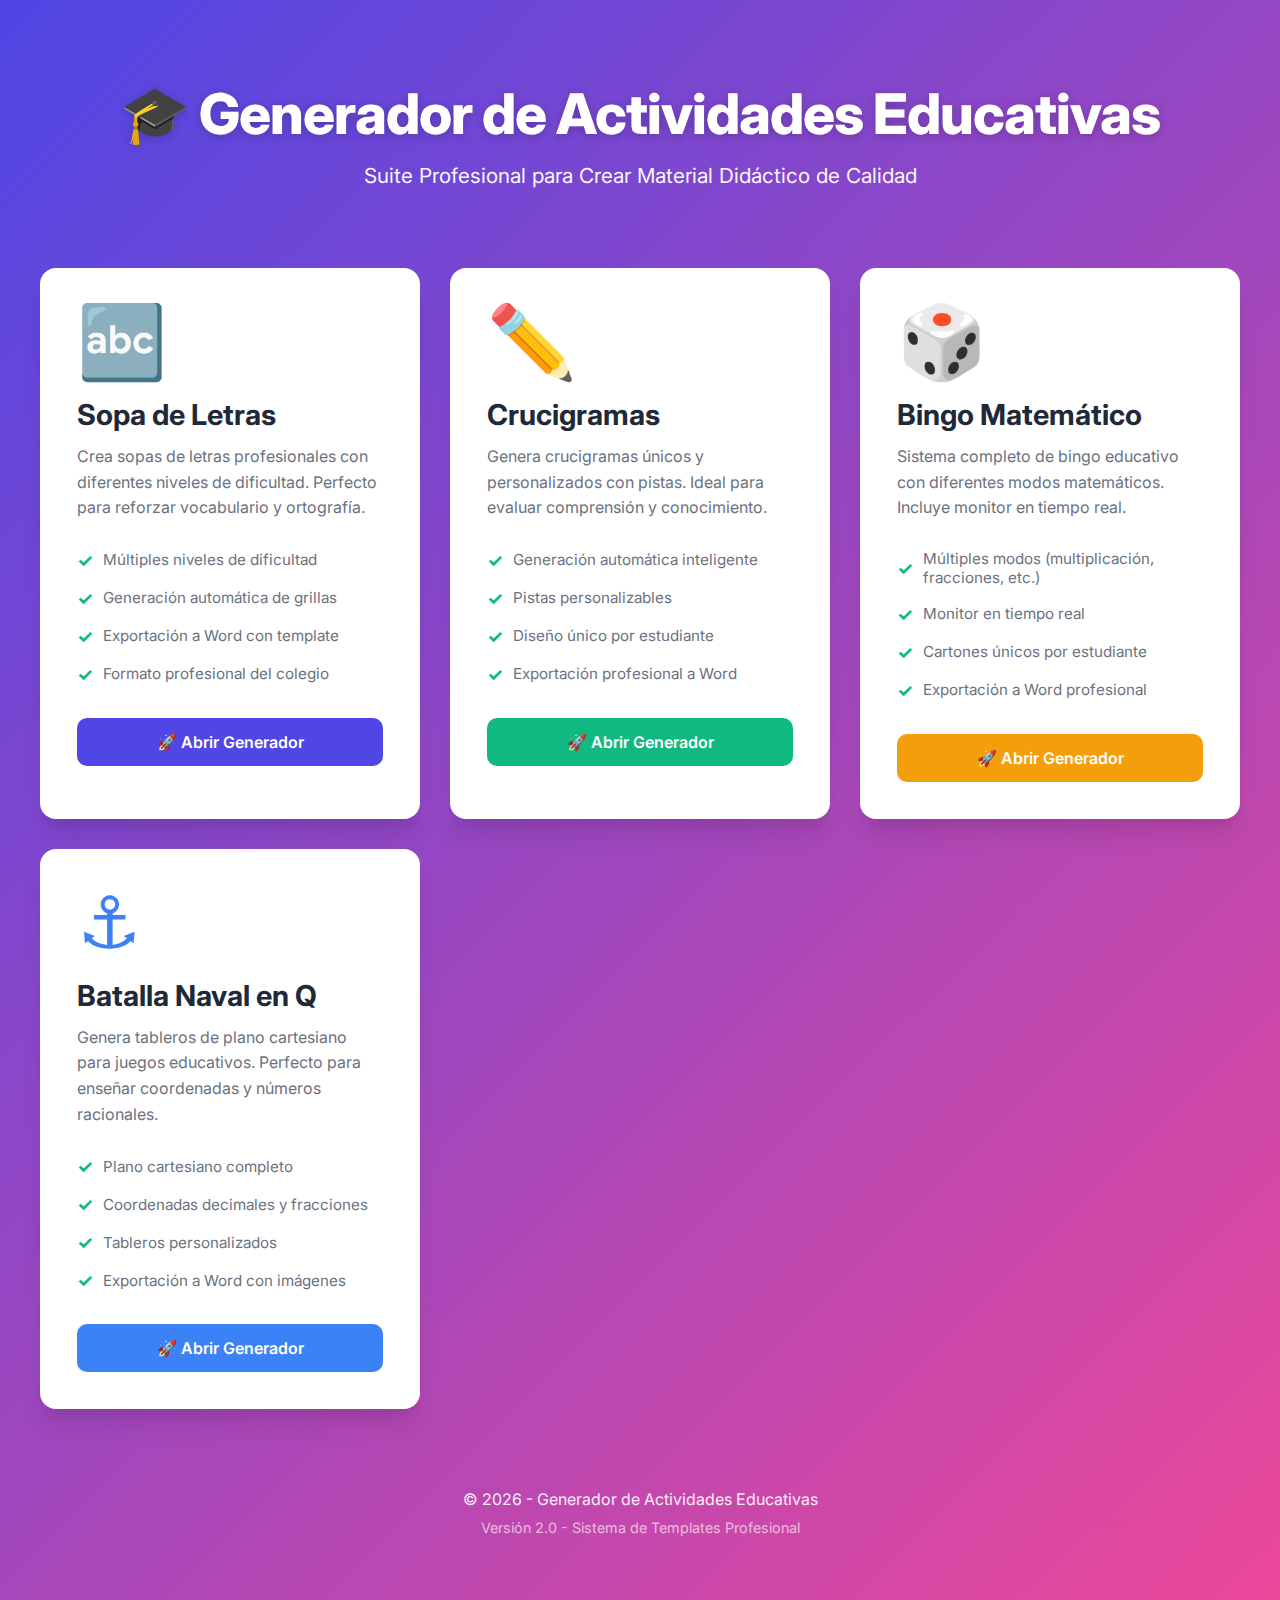
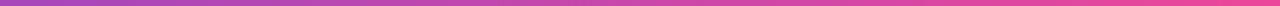
<file: index.html>
<!DOCTYPE html>
<html lang="es">

<head>
    <meta charset="UTF-8">
    <meta name="viewport" content="width=device-width, initial-scale=1.0">
    <title>Generador de Actividades Educativas - Suite Profesional</title>
    <link href="https://fonts.googleapis.com/css2?family=Inter:wght@400;500;600;700;800&display=swap" rel="stylesheet">
    <style>
        :root {
            --primary: #4f46e5;
            --primary-dark: #4338ca;
            --primary-light: #eef2ff;
            --secondary: #ec4899;
            --success: #10b981;
            --warning: #f59e0b;
            --danger: #ef4444;
            --info: #3b82f6;
            --bg-gradient: linear-gradient(135deg, #4f46e5 0%, #ec4899 100%);
            --text-dark: #1f2937;
            --text-light: #6b7280;
            --radius: 16px;
            --shadow: 0 20px 25px -5px rgba(0, 0, 0, 0.1), 0 10px 10px -5px rgba(0, 0, 0, 0.04);
        }

        * {
            margin: 0;
            padding: 0;
            box-sizing: border-box;
        }

        body {
            font-family: 'Inter', system-ui, -apple-system, sans-serif;
            background: var(--bg-gradient);
            min-height: 100vh;
            padding: 20px;
            color: var(--text-dark);
        }

        .container {
            max-width: 1400px;
            margin: 0 auto;
        }

        .header {
            text-align: center;
            padding: 60px 20px 40px;
            color: white;
        }

        .header h1 {
            font-size: 3.5em;
            font-weight: 800;
            margin-bottom: 15px;
            text-shadow: 0 2px 10px rgba(0, 0, 0, 0.2);
            letter-spacing: -1px;
        }

        .header p {
            font-size: 1.3em;
            opacity: 0.95;
            font-weight: 400;
        }

        .activities-grid {
            display: grid;
            grid-template-columns: repeat(auto-fit, minmax(320px, 1fr));
            gap: 30px;
            padding: 40px 20px;
        }

        .activity-card {
            background: white;
            border-radius: var(--radius);
            padding: 35px;
            box-shadow: var(--shadow);
            transition: all 0.3s cubic-bezier(0.4, 0, 0.2, 1);
            cursor: pointer;
            border: 2px solid transparent;
            position: relative;
            overflow: hidden;
        }

        .activity-card::before {
            content: '';
            position: absolute;
            top: 0;
            left: 0;
            right: 0;
            height: 5px;
            background: var(--primary);
            transform: scaleX(0);
            transition: transform 0.3s ease;
        }

        .activity-card:hover {
            transform: translateY(-8px);
            box-shadow: 0 25px 50px -12px rgba(0, 0, 0, 0.25);
            border-color: var(--primary-light);
        }

        .activity-card:hover::before {
            transform: scaleX(1);
        }

        .activity-icon {
            font-size: 4.5em;
            margin-bottom: 20px;
            display: block;
            line-height: 1;
        }

        .activity-card h2 {
            font-size: 1.8em;
            font-weight: 700;
            margin-bottom: 12px;
            color: var(--text-dark);
        }

        .activity-card p {
            color: var(--text-light);
            font-size: 1em;
            line-height: 1.6;
            margin-bottom: 20px;
        }

        .activity-features {
            list-style: none;
            margin-bottom: 25px;
        }

        .activity-features li {
            padding: 8px 0;
            color: var(--text-light);
            font-size: 0.95em;
            display: flex;
            align-items: center;
        }

        .activity-features li::before {
            content: '✓';
            color: var(--success);
            font-weight: bold;
            margin-right: 10px;
            font-size: 1.2em;
        }

        .activity-button {
            display: inline-flex;
            align-items: center;
            justify-content: center;
            gap: 10px;
            padding: 14px 28px;
            background: var(--primary);
            color: white;
            border: none;
            border-radius: 10px;
            font-weight: 600;
            font-size: 1em;
            cursor: pointer;
            transition: all 0.2s;
            width: 100%;
            text-decoration: none;
        }

        .activity-button:hover {
            background: var(--primary-dark);
            transform: scale(1.02);
        }

        .activity-button:active {
            transform: scale(0.98);
        }

        /* Colores específicos por actividad */
        .activity-card[data-activity="sopa"] .activity-icon {
            color: #4f46e5;
        }

        .activity-card[data-activity="sopa"] .activity-button {
            background: #4f46e5;
        }

        .activity-card[data-activity="sopa"] .activity-button:hover {
            background: #4338ca;
        }

        .activity-card[data-activity="crucigrama"] .activity-icon {
            color: #10b981;
        }

        .activity-card[data-activity="crucigrama"] .activity-button {
            background: #10b981;
        }

        .activity-card[data-activity="crucigrama"] .activity-button:hover {
            background: #059669;
        }

        .activity-card[data-activity="bingo"] .activity-icon {
            color: #f59e0b;
        }

        .activity-card[data-activity="bingo"] .activity-button {
            background: #f59e0b;
        }

        .activity-card[data-activity="bingo"] .activity-button:hover {
            background: #d97706;
        }

        .activity-card[data-activity="batalla"] .activity-icon {
            color: #3b82f6;
        }

        .activity-card[data-activity="batalla"] .activity-button {
            background: #3b82f6;
        }

        .activity-card[data-activity="batalla"] .activity-button:hover {
            background: #2563eb;
        }

        .footer {
            text-align: center;
            padding: 40px 20px;
            color: white;
            opacity: 0.9;
        }

        .footer p {
            font-size: 1em;
            margin-bottom: 10px;
        }

        .footer .version {
            font-size: 0.9em;
            opacity: 0.7;
        }

        @media (max-width: 768px) {
            .header h1 {
                font-size: 2.5em;
            }

            .header p {
                font-size: 1.1em;
            }

            .activities-grid {
                grid-template-columns: 1fr;
                gap: 20px;
                padding: 20px;
            }

            .activity-card {
                padding: 25px;
            }
        }

        /* Animación de entrada */
        @keyframes fadeInUp {
            from {
                opacity: 0;
                transform: translateY(30px);
            }
            to {
                opacity: 1;
                transform: translateY(0);
            }
        }

        .activity-card {
            animation: fadeInUp 0.6s ease-out backwards;
        }

        .activity-card:nth-child(1) {
            animation-delay: 0.1s;
        }

        .activity-card:nth-child(2) {
            animation-delay: 0.2s;
        }

        .activity-card:nth-child(3) {
            animation-delay: 0.3s;
        }

        .activity-card:nth-child(4) {
            animation-delay: 0.4s;
        }
    </style>
</head>

<body>
    <div class="container">
        <div class="header">
            <h1>🎓 Generador de Actividades Educativas</h1>
            <p>Suite Profesional para Crear Material Didáctico de Calidad</p>
        </div>

        <div class="activities-grid">
            <!-- Sopa de Letras -->
            <div class="activity-card" data-activity="sopa">
                <span class="activity-icon">🔤</span>
                <h2>Sopa de Letras</h2>
                <p>Crea sopas de letras profesionales con diferentes niveles de dificultad. Perfecto para reforzar vocabulario y ortografía.</p>
                <ul class="activity-features">
                    <li>Múltiples niveles de dificultad</li>
                    <li>Generación automática de grillas</li>
                    <li>Exportación a Word con template</li>
                    <li>Formato profesional del colegio</li>
                </ul>
                <a href="sopa de letras/index.html" class="activity-button">
                    <span>🚀 Abrir Generador</span>
                </a>
            </div>

            <!-- Crucigramas -->
            <div class="activity-card" data-activity="crucigrama">
                <span class="activity-icon">✏️</span>
                <h2>Crucigramas</h2>
                <p>Genera crucigramas únicos y personalizados con pistas. Ideal para evaluar comprensión y conocimiento.</p>
                <ul class="activity-features">
                    <li>Generación automática inteligente</li>
                    <li>Pistas personalizables</li>
                    <li>Diseño único por estudiante</li>
                    <li>Exportación profesional a Word</li>
                </ul>
                <a href="crusigramas/index.html" class="activity-button">
                    <span>🚀 Abrir Generador</span>
                </a>
            </div>

            <!-- Bingo Matemático -->
            <div class="activity-card" data-activity="bingo">
                <span class="activity-icon">🎲</span>
                <h2>Bingo Matemático</h2>
                <p>Sistema completo de bingo educativo con diferentes modos matemáticos. Incluye monitor en tiempo real.</p>
                <ul class="activity-features">
                    <li>Múltiples modos (multiplicación, fracciones, etc.)</li>
                    <li>Monitor en tiempo real</li>
                    <li>Cartones únicos por estudiante</li>
                    <li>Exportación a Word profesional</li>
                </ul>
                <a href="bingo/Indexv1.html" class="activity-button">
                    <span>🚀 Abrir Generador</span>
                </a>
            </div>

            <!-- Batalla Naval -->
            <div class="activity-card" data-activity="batalla">
                <span class="activity-icon">⚓</span>
                <h2>Batalla Naval en Q</h2>
                <p>Genera tableros de plano cartesiano para juegos educativos. Perfecto para enseñar coordenadas y números racionales.</p>
                <ul class="activity-features">
                    <li>Plano cartesiano completo</li>
                    <li>Coordenadas decimales y fracciones</li>
                    <li>Tableros personalizados</li>
                    <li>Exportación a Word con imágenes</li>
                </ul>
                <a href="Batalla Naval en Q/index.html" class="activity-button">
                    <span>🚀 Abrir Generador</span>
                </a>
            </div>
        </div>

        <div class="footer">
            <p>© 2026 - Generador de Actividades Educativas</p>
            <p class="version">Versión 2.0 - Sistema de Templates Profesional</p>
        </div>
    </div>
</body>

</html>
</file>
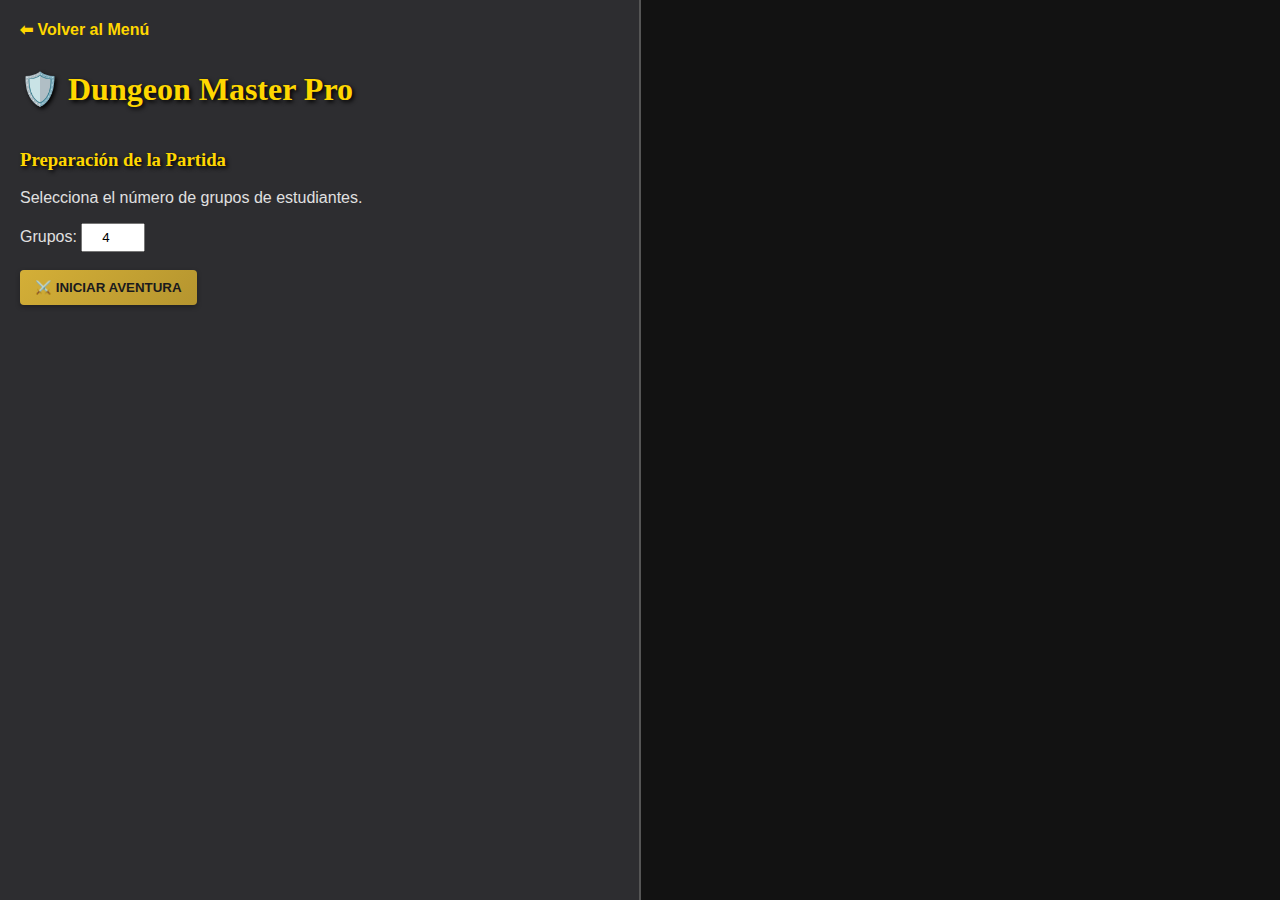
<file: calabozos y dragones/index.html>
<!DOCTYPE html>
<html lang="es">

<head>
    <meta charset="UTF-8">
    <title>Dungeon Master Pro: Chronicles of Math</title>
    <style>
        :root {
            --bg: #1a1a1d;
            --panel: #2d2d30;
            --text: #e0e0e0;
            --accent: #ffd700;
            /* Gold bright */
            --accent-hover: #e5c100;
            --danger: #ff4444;
            --success: #00C851;
            --map-paper: #f4e4bc;
            --font-main: 'Segoe UI', Tahoma, Geneva, Verdana, sans-serif;
            --font-fantasy: 'Georgia', serif;
        }

        body {
            font-family: var(--font-main);
            background: var(--bg);
            color: var(--text);
            margin: 0;
            display: flex;
            height: 100vh;
            overflow: hidden;
        }

        /* --- LAYOUT --- */
        #control-panel {
            width: 50%;
            padding: 20px;
            border-right: 2px solid #555;
            overflow-y: auto;
            display: flex;
            flex-direction: column;
            background: var(--panel);
            box-shadow: 4px 0 15px rgba(0, 0, 0, 0.6);
        }

        #maps-panel {
            width: 50%;
            padding: 20px;
            background: #121212;
            overflow-y: auto;
            display: grid;
            grid-template-columns: repeat(auto-fit, minmax(300px, 1fr));
            gap: 20px;
            align-content: start;
        }

        h1,
        h2,
        h3 {
            font-family: var(--font-fantasy);
            color: var(--accent);
            text-shadow: 2px 2px 4px black;
        }

        #story-grid {
            display: grid;
            grid-template-columns: repeat(auto-fit, minmax(320px, 1fr));
            gap: 20px;
            width: 100%;
        }

        /* --- TARJETAS DE GRUPO --- */
        .group-story-card {
            background: #36363a;
            border: 1px solid #555;
            border-radius: 8px;
            display: flex;
            flex-direction: column;
            overflow: hidden;
            box-shadow: 0 4px 8px rgba(0, 0, 0, 0.4);
            position: relative;
        }

        .group-header {
            background: #202022;
            padding: 12px 15px;
            border-bottom: 2px solid var(--accent);
            display: flex;
            justify-content: space-between;
            align-items: center;
            font-family: var(--font-fantasy);
            font-weight: bold;
            font-size: 1.1em;
            color: var(--accent);
        }

        .story-content-area {
            padding: 20px;
            flex-grow: 1;
            display: flex;
            flex-direction: column;
        }

        .story-text {
            font-size: 1.05em;
            line-height: 1.6;
            margin-bottom: 20px;
        }

        /* --- DESAFÍOS --- */
        .challenge-card {
            background: #fff8e1;
            color: #3e2723;
            padding: 15px;
            border-radius: 6px;
            margin: 10px 0;
            border-left: 5px solid #ff6f00;
            font-family: 'Times New Roman', serif;
            box-shadow: inset 0 0 10px rgba(0, 0, 0, 0.05);
        }

        .challenge-header {
            font-weight: bold;
            display: block;
            margin-bottom: 10px;
            color: #d84315;
            text-transform: uppercase;
            font-size: 0.85em;
            border-bottom: 1px solid #d84315;
        }

        .gm-note {
            background: #252526;
            border: 1px solid #444;
            color: #b0aec5;
            font-size: 0.9em;
            padding: 10px;
            border-radius: 4px;
            margin-top: 15px;
            font-style: italic;
        }

        /* --- BOTONES --- */
        .choices {
            margin-top: auto;
            display: flex;
            flex-direction: column;
            gap: 10px;
        }

        button {
            background: linear-gradient(135deg, #d4af37 0%, #b5952f 100%);
            color: #1a1a1d;
            border: none;
            padding: 10px 15px;
            cursor: pointer;
            border-radius: 4px;
            font-weight: bold;
            text-transform: uppercase;
            box-shadow: 0 2px 5px rgba(0, 0, 0, 0.3);
            transition: transform 0.1s;
        }

        button:hover {
            transform: translateY(-2px);
            filter: brightness(1.1);
        }

        /* --- MAP SYSTEM --- */
        .group-map-container {
            background: var(--map-paper);
            padding: 10px;
            border-radius: 4px;
            border: 6px solid #4e342e;
            box-shadow: 5px 5px 15px rgba(0, 0, 0, 0.5);
            position: relative;
        }

        .grid {
            display: grid;
            grid-template-columns: repeat(6, 1fr);
            background: #d7ccc8;
            border: 2px solid #3e2723;
            position: relative;
        }

        .cell {
            aspect-ratio: 1;
            border: 1px solid rgba(62, 39, 35, 0.2);
            position: relative;
            display: flex;
            justify-content: center;
            align-items: center;
            font-size: 1.4em;
        }

        /* PLAYER TOKEN */
        .player-token {
            position: absolute;
            width: 70%;
            height: 70%;
            background: radial-gradient(circle, #ff0000 30%, #990000 90%);
            border: 2px solid white;
            border-radius: 50%;
            z-index: 10;
            box-shadow: 0 0 10px gold;
            animation: pulse 2s infinite;
        }

        @keyframes pulse {
            0% {
                box-shadow: 0 0 0 0 rgba(255, 215, 0, 0.7);
            }

            70% {
                box-shadow: 0 0 0 10px rgba(255, 215, 0, 0);
            }

            100% {
                box-shadow: 0 0 0 0 rgba(255, 215, 0, 0);
            }
        }

        .coord-label {
            position: absolute;
            top: 2px;
            left: 2px;
            font-size: 0.6em;
            color: rgba(0, 0, 0, 0.5);
            font-family: monospace;
        }

        /* BIOMES */
        .biome-forest {
            background: #a5d6a7;
            color: #1b5e20;
        }

        .biome-desert {
            background: #ffe0b2;
            color: #e65100;
        }

        .biome-water {
            background: #90caf9;
            color: #0d47a1;
        }

        .biome-mountain {
            background: #cfd8dc;
            color: #37474f;
        }

        .biome-castle {
            background: #bcaaa4;
            color: #3e2723;
        }

        .biome-start {
            background: #fff59d;
        }

        /* Lighter yellow */
        .biome-end {
            background: #e1bee7;
        }

        @media print {
            #control-panel {
                display: none;
            }

            #maps-panel {
                display: block;
            }

            .group-map-container {
                display: inline-block;
                width: 45%;
                margin: 10px;
            }
        }
    </style>
</head>

<body>

    <div id="control-panel">
        <a href="../index.html"
            style="display:block; margin-bottom: 10px; color: #ffd700; text-decoration: none; font-weight: bold;">⬅
            Volver al Menú</a>
        <h1>🛡️ Dungeon Master Pro</h1>
        <div id="setup-screen">
            <h3>Preparación de la Partida</h3>
            <p>Selecciona el número de grupos de estudiantes.</p>
            <label>Grupos: <input type="number" id="numGroups" value="4" min="1" max="4"
                    style="padding:5px; width:50px; text-align:center;"></label>
            <br><br>
            <button onclick="startGame()">⚔️ Iniciar Aventura</button>
        </div>
        <div id="story-grid"></div>
    </div>

    <div id="maps-panel"></div>

    <!-- CARGA DE DATOS EXTERNOS -->
    <script src="gamedata.js"></script>

    <script>
        // --- LOGIC ENGINE ---
        // (La variable 'gameData' se carga desde gamedata.js)

        // --- STATE MANAGEMENT ---
        let groupStates = {};

        function startGame() {
            const numGroups = document.getElementById('numGroups').value;
            const storyGrid = document.getElementById('story-grid');
            const mapsPanel = document.getElementById('maps-panel');

            // Reset
            storyGrid.innerHTML = '';
            mapsPanel.innerHTML = '';
            groupStates = {};

            document.getElementById('setup-screen').style.display = 'none';

            for (let i = 1; i <= numGroups; i++) {
                // Initialize State
                groupStates[i] = {
                    currentNode: 'start',
                    hp: 5,
                    mapId: `map-g${i}`
                };

                // Create UI Component
                createGroupCard(i, storyGrid);
                createGroupMap(i, mapsPanel);

                // Initial Load
                loadStoryNode(i, 'start');
            }
        }

        function createGroupCard(id, container) {
            const card = document.createElement('div');
            card.className = 'group-story-card';
            card.innerHTML = `
                <div class="group-header">
                    <span>GRUPO ${id}</span>
                    <span id="hp-${id}">❤️❤️❤️❤️❤️</span>
                </div>
                <div id="content-${id}" class="story-content-area"></div>
            `;
            container.appendChild(card);
        }

        function createGroupMap(id, container) {
            const mapContainer = document.createElement('div');
            mapContainer.className = 'group-map-container';
            mapContainer.innerHTML = `<div class="map-title" style="text-align:center; font-weight:bold; margin-bottom:5px;">MAPA G${id}</div>`;

            const grid = document.createElement('div');
            grid.className = 'grid';
            grid.id = `map-grid-${id}`;

            const cols = ['A', 'B', 'C', 'D', 'E', 'F'];
            // Generate 6x6 Grid
            for (let r = 0; r < 6; r++) {
                for (let c = 0; c < 6; c++) {
                    const cell = document.createElement('div');
                    // Procedural Biomes
                    const biomeKeys = Object.keys(gameData.biomes);
                    const randomKey = biomeKeys[Math.floor(Math.random() * biomeKeys.length)];
                    const biome = gameData.biomes[randomKey];

                    let finalBiome = biome.color;
                    let icon = biome.icon;

                    // Fixed Start/End
                    if (r === 0 && c === 0) { finalBiome = 'biome-start'; icon = '🚩'; }
                    if (r === 5 && c === 5) { finalBiome = 'biome-end'; icon = '👑'; }

                    cell.className = `cell ${finalBiome}`;
                    cell.dataset.coord = `${cols[r]}${c + 1}`; // e.g., A1, B2
                    cell.innerHTML = `
                        <span class="coord-label">${cols[r]}${c + 1}</span>
                        <span style="opacity:0.6;">${icon}</span>
                    `;
                    grid.appendChild(cell);
                }
            }
            mapContainer.appendChild(grid);
            container.appendChild(mapContainer);
        }

        function loadStoryNode(groupId, nodeId) {
            const node = gameData.story[nodeId];
            const contentDiv = document.getElementById(`content-${groupId}`);

            if (!node) return;

            // 1. Update State
            groupStates[groupId].currentNode = nodeId;

            // 2. Map Action (Visual Movement)
            if (node.mapAction) {
                movePlayerToken(groupId, node.mapAction);
            }

            // 3. Render Text
            let html = `<div class="story-text">${node.text}</div>`;

            // 4. Render Challenge
            if (node.question) {
                html += `
                    <div class="challenge-card">
                        <span class="challenge-header">⚔️ Desafío Matemático</span>
                        <div style="font-style:italic; margin-bottom:8px;">${node.question.context}</div>
                        <div style="font-weight:bold; margin-bottom:10px;">${node.question.prompt}</div>
                        ${node.question.options.map(o => `<div style="padding:4px; border-bottom:1px dashed #ccc;">${o}</div>`).join('')}
                    </div>
                `;
            }

            // 5. GM Notes
            if (node.gm_note) {
                const answerTxt = node.question ? `<br><strong>Respuesta:</strong> ${node.question.answer}` : '';
                html += `<div class="gm-note">👁️ <strong>GM:</strong> ${node.gm_note}${answerTxt}</div>`;
            }

            // 6. Options
            html += `<div class="choices">`;
            node.options.forEach(opt => {
                html += `<button onclick="loadStoryNode(${groupId}, '${opt.target}')">${opt.text}</button>`;
            });
            html += `</div>`;

            contentDiv.innerHTML = html;
        }

        function movePlayerToken(groupId, coord) {
            const grid = document.getElementById(`map-grid-${groupId}`);
            // Remove old token
            const oldToken = grid.querySelector('.player-token');
            if (oldToken) oldToken.remove();

            // Find target cell
            // We need to look through children or use querySelector with attribute
            const targetCell = Array.from(grid.children).find(cell => cell.dataset.coord === coord);

            if (targetCell) {
                const token = document.createElement('div');
                token.className = 'player-token';
                targetCell.appendChild(token);

                // Highlight effect
                targetCell.style.borderColor = 'gold';
                targetCell.style.zIndex = '5';
                setTimeout(() => { targetCell.style.borderColor = 'rgba(62,39,35,0.2)'; }, 2000);
            }
        }

    </script>
</body>

</html>
</file>
